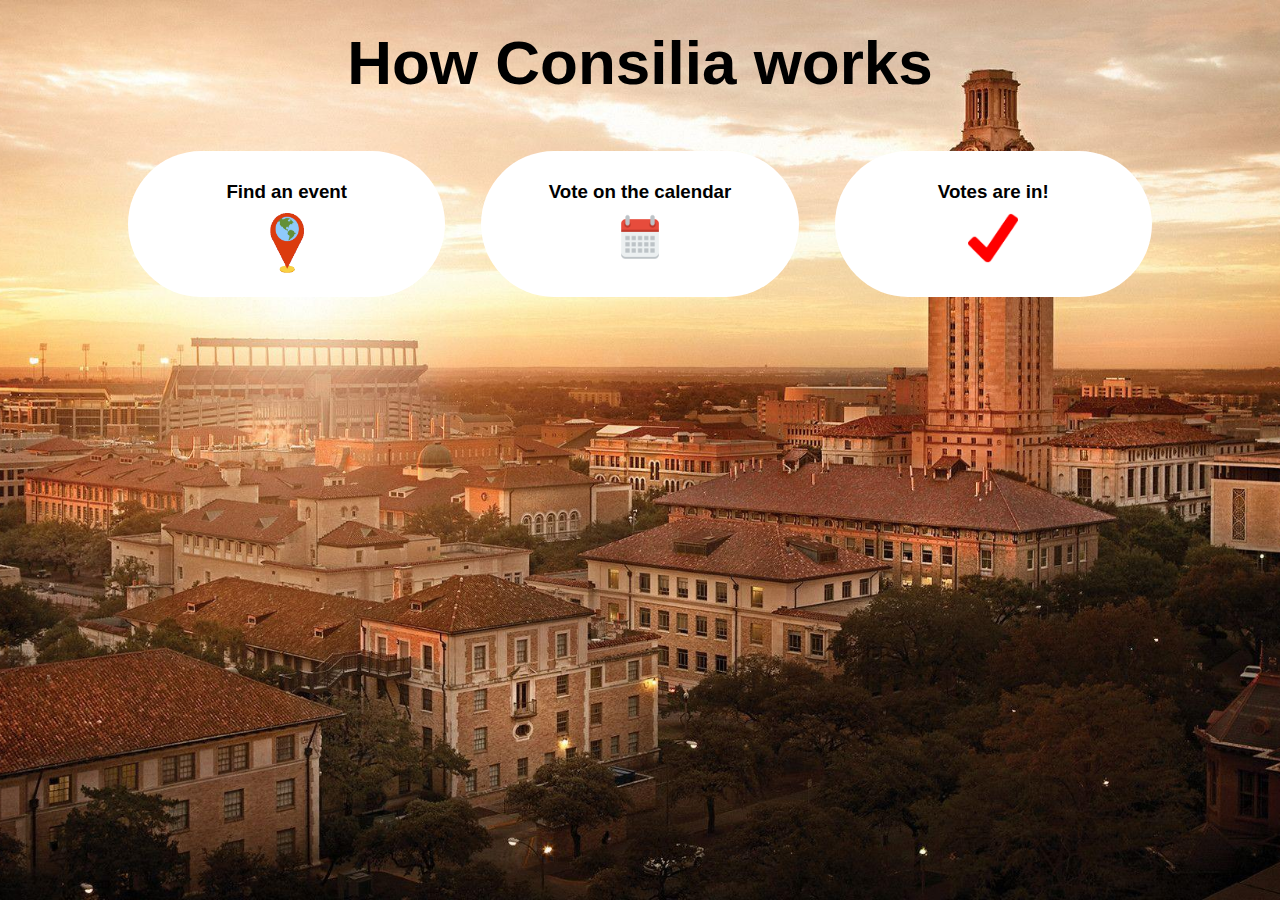
<file: consilia/about/index.html>
<!DOCTYPE html>

<html>
    <head>
        <link rel="stylesheet" href="style.css">
        <link rel="preconnect" href="https://fonts.googleapis.com">
    </head>
    <body>
    <section class="header">
    <div class="text-box">
        <h1>How Consilia works</h1>
    </div>  
    <section class="course">

        <div class="row">
            <div class="course-col">
                <h3>Find an event</h3>
                <img src="../images/logo.png" width = 50px height = 60px>
            </div>
            <div class="course-col">
                <h3>Vote on the calendar</h3>
                <img src="../images/calendar.png" width = 50px height = 50px>
            </div>
            <div class="course-col">
                <h3>Votes are in!</h3>
                <img src="../images/redcheck.png" width=50px height=50px>
            </div>
        </div>
    </section>
    </section>
          
</body>

</html>
</file>
<file: consilia/about/style.css>
*{
	margin: 0;
	padding: 0;
    font-family: 'Poppins', sans-serif;
}

.header{
    min-height: 100vh;
    width: 100%;
    background-image: url(../images/banner.png);
    background-attachment: fixed;
    background-position: center;
    background-repeat: no-repeat;
    background-size: cover;
}
nav {
    display: flex;
    padding: 2% 6%;
    justify-content: space-between;
    align-items: center;
}

.text-box{
    width: 90%;
    color:#000;
    position: absolute;
    padding-top:125px;
    left: 50%;
    transform: translate(-50%, -50%);
    text-align: center;
}
.text-box h1{
    font-size: 62px;
}
.text-box p{
    margin: 10px 0 40px;
    font-size: 14px;
    color: #fff;
}

.intro{
    width: 100%;
    text-align: center;
}

.testP{
    min-height: 100vh;
    width: 100%;
    background-image: url(../images/J2.png);
    background-attachment: fixed;
    background-position: center;
    background-repeat: no-repeat;
    background-size: cover;
}


.course{
    width: 80%;
    margin: auto;
    text-align: center;
    padding-top: 100px;
}
h1{
    font-size: 36px;
    font-weight: 600;
}

p{
    color: #777;
    font-size: 14px;
    font-weight: 300;
    line-height: 22px;
    padding: 10px;
}

.row{
    margin-top: 5%;
    display: flex;
    justify-content: space-between;
}
.course-col{
    flex-basis: 31%;
    background: #fff;
    border-radius: 100px;
    border-color: black;
    border: 10px;
    margin-bottom: 5%;
    padding: 20px 12px;
    box-sizing: border-box;
    transition: 0.5s;
}
h3{
    text-align: center;
    font-weight: 600;
    margin: 10px 0;
}
.course-col:hover{
    box-shadow: 0 0 20px 0px rgba(0, 0, 0, .2);
}
@media(max-width: 700px){
    .row{
        flex-direction: column;
    }
}
</file>
